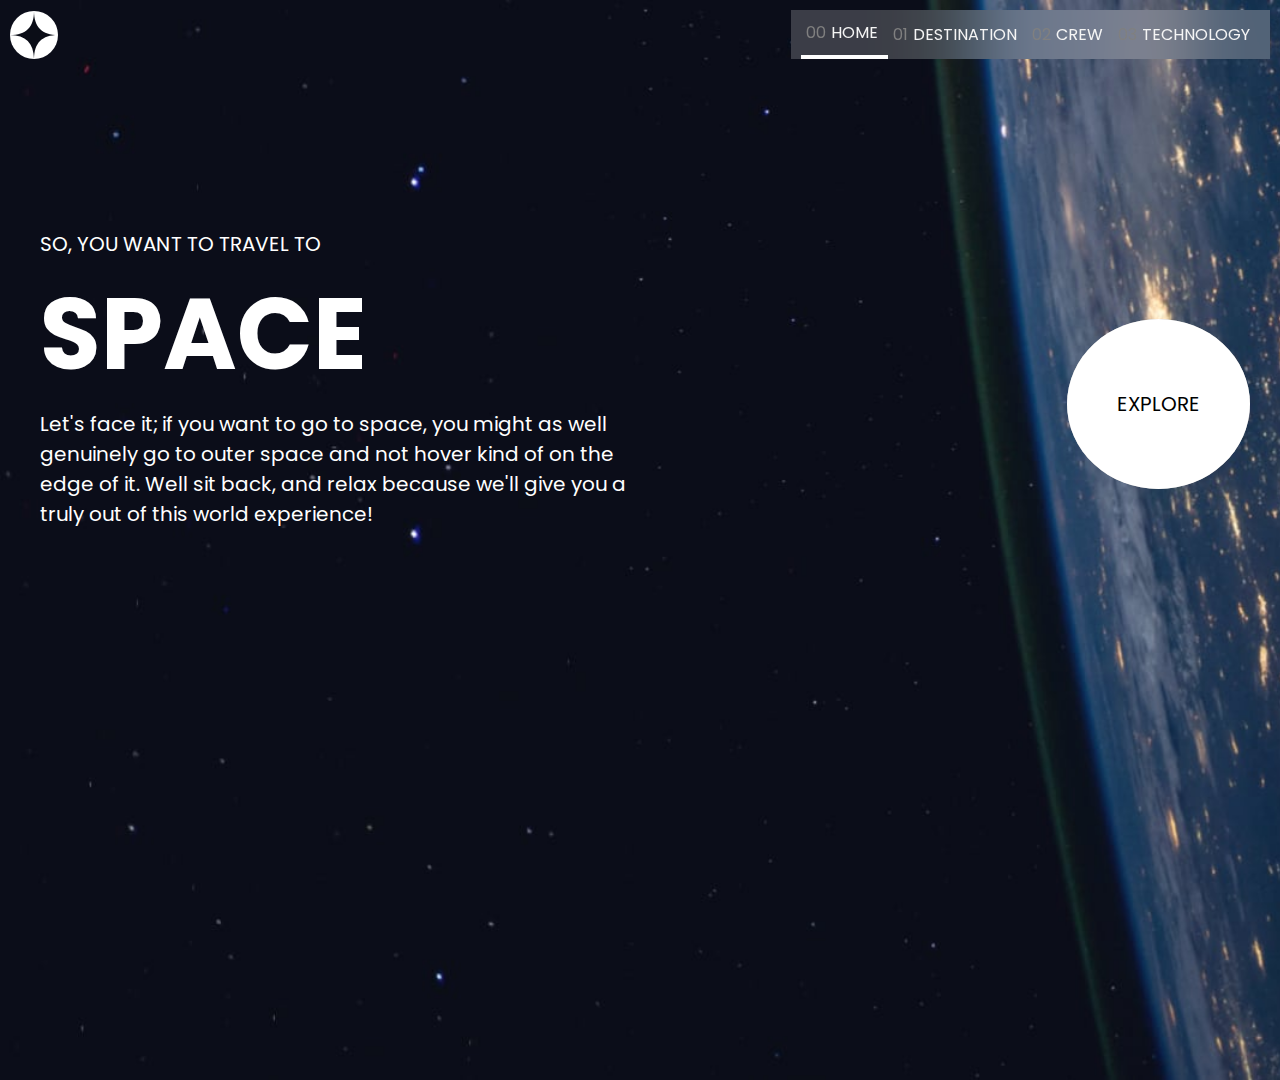
<file: index.html>
<!DOCTYPE html>
<html lang="en">

<head>
    <meta charset="UTF-8">
    <meta http-equiv="X-UA-Compatible" content="IE=edge">
    <meta name="viewport" content="width=device-width, initial-scale=1.0">
    <title>Document</title>
    <link rel="stylesheet" href="style.css">
    <script src="app.js" defer></script>
</head>

<body>

    <nav>
        <img src="./assets/shared/logo.svg">

        <div class="hamburger">
            <img src="./assets/shared/icon-hamburger.svg">
        </div>


        <div class="navbar">

            <span class="headerlink"><number>00</number> <a href="#"><p>HOME</p></a></span>
            <span><number>01</number> <a href="destination.html"><p>DESTINATION</p></a></span>
            <span><number>02</number> <a href="crew.html"><p>CREW</p></a></span>
            <span><number>03</number> <a href="techno.html"><p>TECHNOLOGY</p></a></span>
           
        </div>

        <div class="overlay">
            <div class="close">
                <img src="./assets/shared/icon-close.svg">

                <span class="headerlink"><number>00</number> <a href="#"><p>HOME</p></a></span>
            <span><number>01</number> <a href="destination.html"><p>DESTINATION</p></a></span>
            <span><number>02</number> <a href="crew.html"><p>CREW</p></a></span>
            <span><number>03</number> <a href="techno.html"><p>TECHNOLOGY</p></a></span>
            </div>
        </div>
    </nav>

    <div class="home tabcontent" id="home">

        <div class="homepage">

            <div>

                <p>SO, YOU WANT TO TRAVEL TO</p>
                <h1>SPACE</h1>

                <p>Let's face it; if you want to go to space, you might as well
                    genuinely go to outer space and not hover kind of on the edge
                    of it. Well sit back, and relax because we'll give you a truly
                    out of this world experience!
                </p>
            </div>

            <div class="explore">
                <a class="explorebtn" href="destination.html">EXPLORE</a>
            </div>
        </div>
    </div>


</body>

</html>
</file>
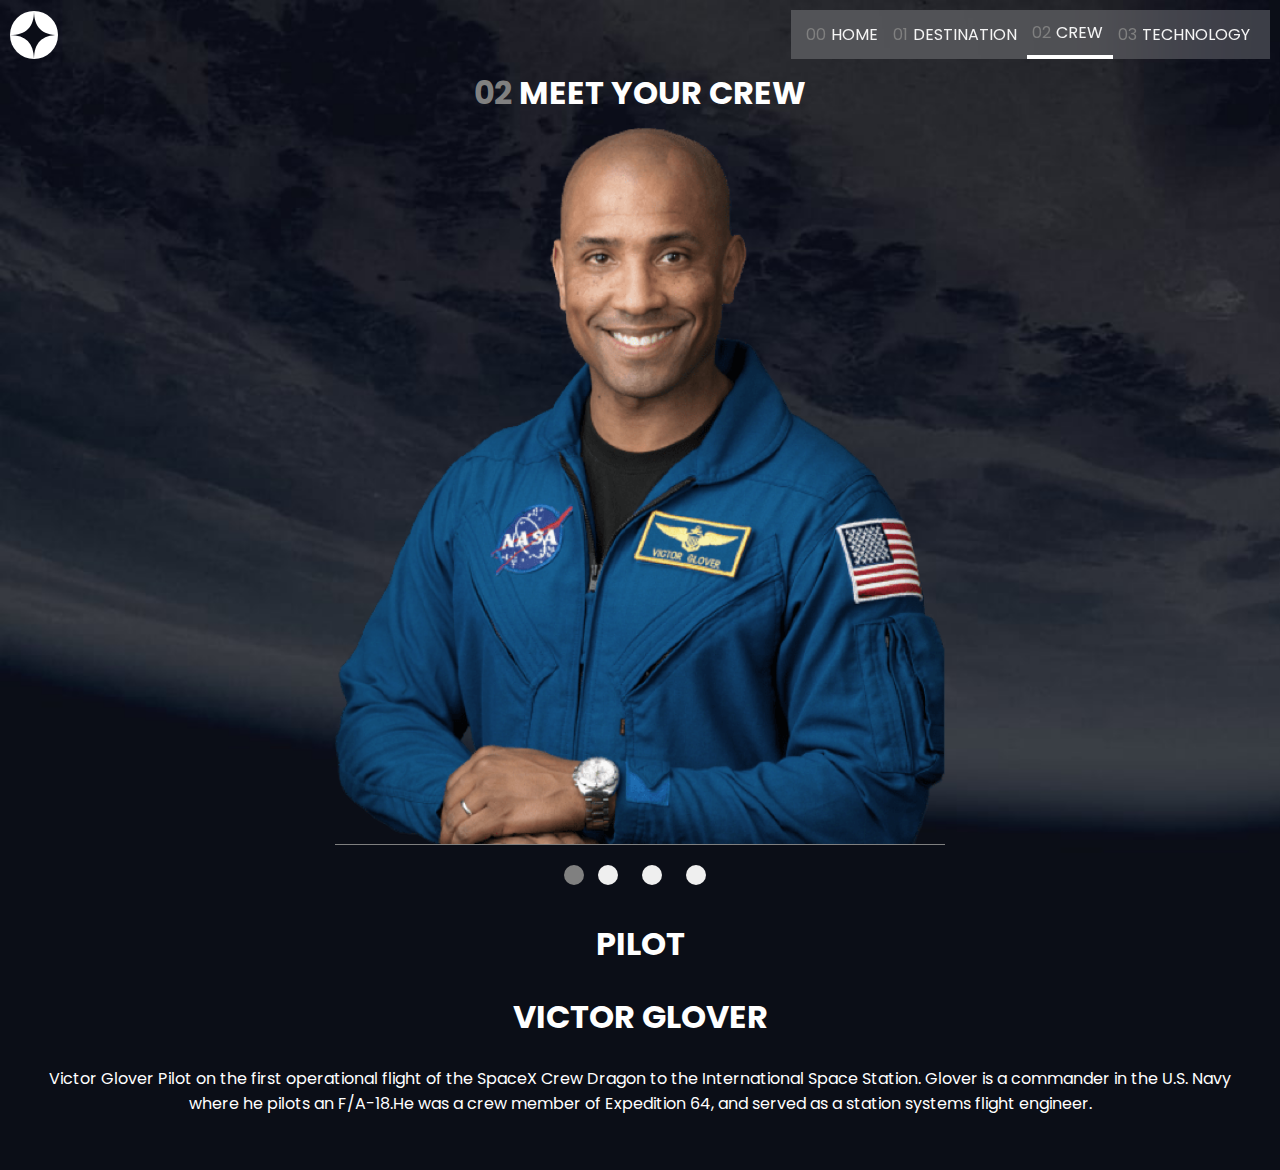
<file: crew.html>
<!DOCTYPE html>
<html lang="en">
<head>
    <meta charset="UTF-8">
    <meta http-equiv="X-UA-Compatible" content="IE=edge">
    <meta name="viewport" content="width=device-width, initial-scale=1.0">
    <title>Document</title>
    <link rel="stylesheet" href="style.css">
    <script src="app.js" defer></script>
</head>
<body>

    <nav>
        <img src="./assets/shared/logo.svg">

        <div class="hamburger">
            <img src="./assets/shared/icon-hamburger.svg">
        </div>


        <div class="navbar">

            <span><number>00</number> <a href="index.html"><p>HOME</p></a></span>
            <span><number>01</number> <a href="destination.html"><p>DESTINATION</p></a></span>
            <span class="headerlink"><number>02</number> <a href="crew.html"><p>CREW</p></a></span>
            <span><number>03</number> <a href="techno.html"><p>TECHNOLOGY</p></a></span>
           
        </div>

        <div class="overlay">
            <div class="close">
                <img src="./assets/shared/icon-close.svg">

                <span><number>00</number> <a href="index.html"><p>HOME</p></a></span>
            <span><number>01</number> <a href="destination.html"><p>DESTINATION</p></a></span>
            <span class="headerlink"><number>02</number> <a href="crew.html"><p>CREW</p></a></span>
            <span><number>03</number> <a href="techno.html"><p>TECHNOLOGY</p></a></span>
           
            </div>
        </div>
    </nav>

    <div class="crew tabcontent" id="crew">

        <h1 class="crewintro"><span class="number">02</span> MEET YOUR CREW</h1>

        <div class="flex flex2">

            <div class="tabimg tabswitch" id="firstcrewimg">

                <img class="img2" src="./assets/crew/image-victor-glover.png">
            </div>


            <div class="tabimg tabswitch" id="secondcrewimg">

                <img class="img2" src="./assets/crew/image-mark-shuttleworth.png">

            </div>



            <div class="tabimg tabswitch" id="thirdcrewimg">

                <img class="img2" src="./assets/crew/image-douglas-hurley.png">

            </div>



            <div class="tabimg tabswitch" id="fourthcrewimg">

                <img class="img2" src="./assets/crew/image-anousheh-ansari.png">

            </div>


            <div class="crewsection">

                <div>
                    <button class="tablinks" id="defaultOpen3" onclick="destiny(event, 'firstcrew'); des(event, 'firstcrewimg')"></button>
                    <button class="btn tablinks" onclick="destiny(event, 'secondcrew'); des(event, 'secondcrewimg')"></button>
                    <button class="btn tablinks" onclick="destiny(event, 'thirdcrew'); des(event, 'thirdcrewimg')"></button>
                    <button class="btn tablinks" onclick="destiny(event, 'fourthcrew'); des(event, 'fourthcrewimg')"></button>
                </div>

                <br>

                <div class="description tabcontent2" id="firstcrew">

                    <h1>PILOT</h1>
                    <br>
                    <h1>VICTOR GLOVER</h1>
                    <br>

                    <p>Victor Glover Pilot on the first operational flight of the SpaceX Crew Dragon to the
                        International
                        Space Station. Glover is a commander in the U.S. Navy where he pilots an F/A-18.He was a crew
                        member
                        of Expedition 64, and served as a station systems flight engineer. </p>
                    <br>


                </div>

                <div class="description tabcontent2" id="secondcrew">

                    <h1>SPECIALIST</h1>
                    <br>
                    <h1>MARK RICHARD SHUTTLEWORTH</h1>
                    <br>

                    <p>Mark Richard Shuttleworth is the founder and CEO of Canonical, the company behind the Linux-based
                        Ubuntu operating system. Shuttleworth became the first South African to travel to space as a
                        space
                        tourist. </p>
                    <br>


                </div>

                <div class="description tabcontent2" id="thirdcrew">

                    <h1>COMMANDER</h1>
                    <br>
                    <h1>DOUGLAS GERALD HURLEY</h1>
                    <br>

                    <p>Douglas Gerald Hurley is an American engineer, former Marine Corps pilot and former NASA
                        astronaut.
                        He launched into space for the third time as commander of Crew Dragon Demo-2. </p>
                    <br>


                </div>

                <div class="description tabcontent2" id="fourthcrew">

                    <h1>Flight Engineer</h1>
                    <br>
                    <h1>ANOUSHEH ANSARI</h1>
                    <br>

                    <p>Anousheh Ansari is an Iranian American engineer and co-founder of Prodea Systems. Ansari was the
                        fourth self-funded space tourist, the first self-funded woman to fly to the ISS, and the first
                        Iranian in space. </p>
                    <br>


                </div>

            </div>

        </div>

    </div>


    <script>

function destiny(evt, spacename){

var i, tabcontent,tablinks;

tabcontent = document.getElementsByClassName('tabcontent2');

for(i =0; i< tabcontent.length; i++){
    tabcontent[i].style.display="none";
}

tablinks = document.getElementsByClassName("tablinks");
for (i = 0; i < tablinks.length; i++) {
  tablinks[i].className = tablinks[i].className.replace(" active", "");
}

document.getElementById(spacename).style.display="block";
evt.currentTarget.className += " active";
}

function des(evt, spacename){

var i, tabcontent;

tabcontent = document.getElementsByClassName('tabswitch');

for(i =0; i< tabcontent.length; i++){
    tabcontent[i].style.display="none";
}

document.getElementById(spacename).style.display="flex";

}

document.getElementById("defaultOpen3").click();

    </script>
    
</body>
</html>
</file>
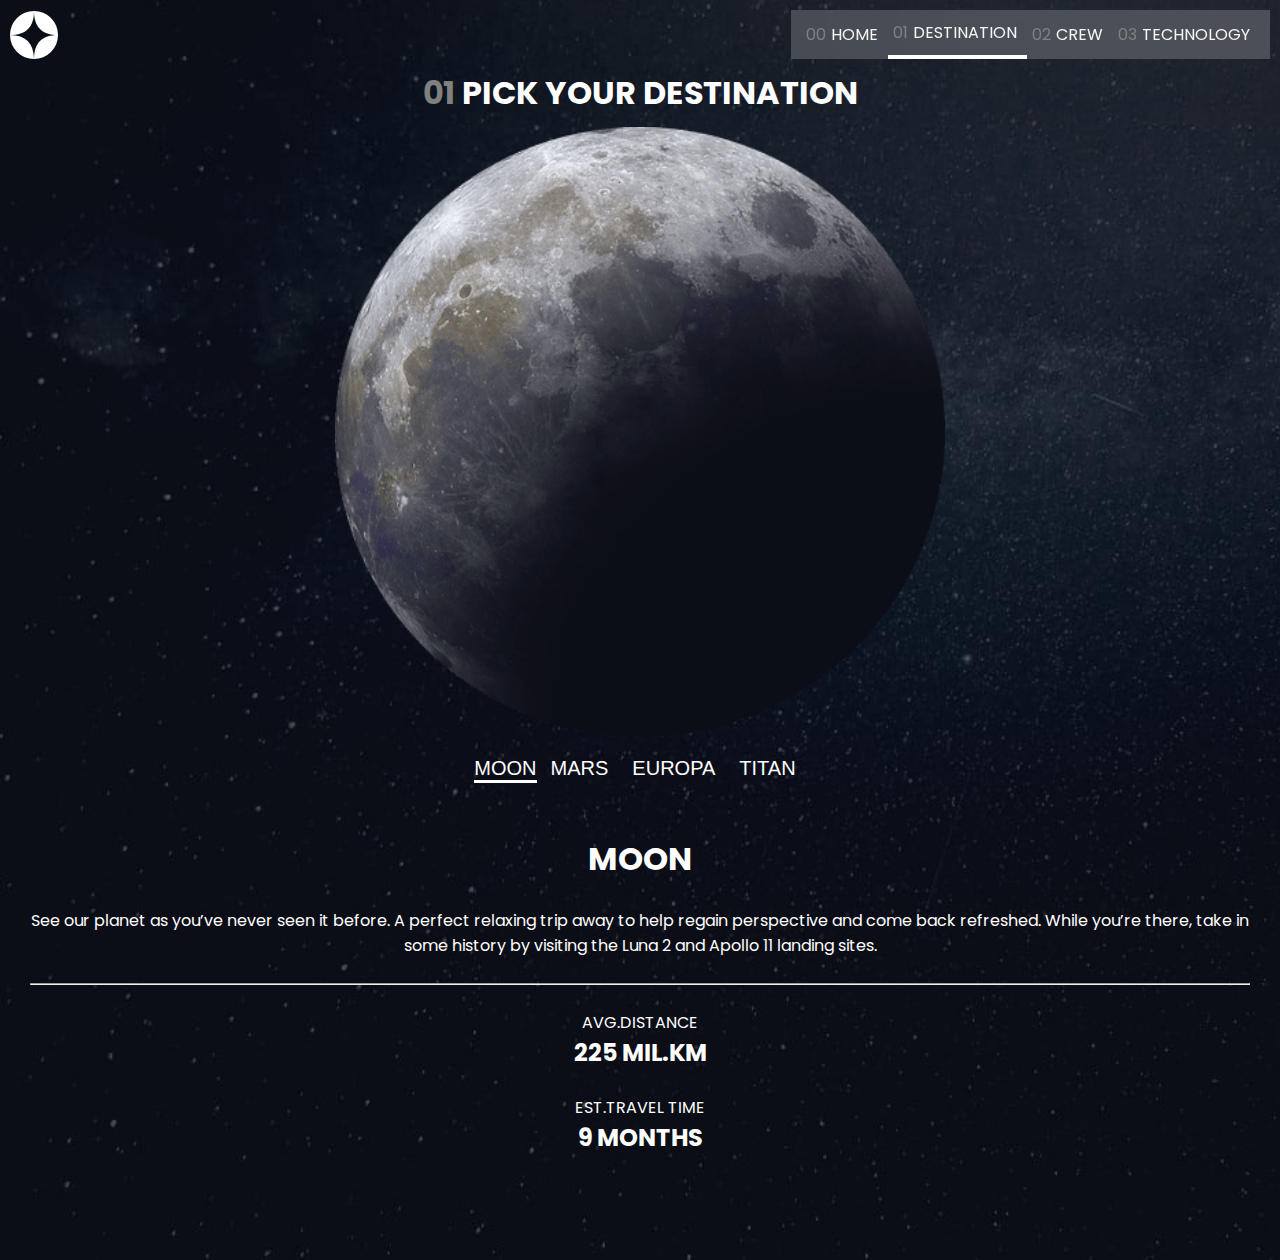
<file: destination.html>
<!DOCTYPE html>
<html lang="en">
<head>
    <meta charset="UTF-8">
    <meta http-equiv="X-UA-Compatible" content="IE=edge">
    <meta name="viewport" content="width=device-width, initial-scale=1.0">
    <title>Document</title>
    <link rel="stylesheet" href="style.css">
    <script src="app.js" defer></script>
</head>
<body>

    <nav>
        <img src="./assets/shared/logo.svg">

        <div class="hamburger">
            <img src="./assets/shared/icon-hamburger.svg">
        </div>


        <div class="navbar">

            <span><number>00</number> <a href="index.html"><p>HOME</p></a></span>
            <span class="headerlink"><number>01</number> <a href="destination.html"><p>DESTINATION</p></a></span>
            <span><number>02</number> <a href="crew.html"><p>CREW</p></a></span>
            <span><number>03</number> <a href="techno.html"><p>TECHNOLOGY</p></a></span>
           
           
        </div>

        <div class="overlay">
            <div class="close">
                <img src="./assets/shared/icon-close.svg">

                <span><number>00</number> <a href="index.html"><p>HOME</p></a></span>
                <span class="headerlink"><number>01</number> <a href="destination.html"><p>DESTINATION</p></a></span>
                <span><number>02</number> <a href="crew.html"><p>CREW</p></a></span>
                <span><number>03</number> <a href="techno.html"><p>TECHNOLOGY</p></a></span>
               
               
            </div>
        </div>
    </nav>


    <div class="tabcontent destination" id="destination">

        <h1><span class="number">01</span> PICK YOUR DESTINATION</h1>

        <div class="flex">

            <div class="tabimg tabswitch" id="Moonimg">

                <img class="img" src="./assets/destination/image-moon.png">

            </div>

            <div class="tabimg tabswitch" id="Marsimg">

                <img class="img" src="./assets/destination/image-mars.png">

            </div>

            <div class="tabimg tabswitch" id="Europaimg">

                <img class="img" src="./assets/destination/image-europa.png">

            </div>

            <div class="tabimg tabswitch" id="Titanimg">

                <img class="img" src="./assets/destination/image-titan.png">

            </div>


            <div class="descriptionsection">

                <div>
                    <button class="tablinks" id="defaultOpen2" onclick="destiny(event, 'Moon'); des(event, 'Moonimg')">MOON</button>
                    <button class="btn tablinks" onclick="destiny(event, 'Mars'); des(event, 'Marsimg')">MARS</button>
                    <button class="btn tablinks" onclick="destiny(event, 'Europa'); des(event, 'Europaimg')">EUROPA</button>
                    <button class="btn tablinks" onclick="destiny(event, 'Titan'); des(event, 'Titanimg')">TITAN</button>
                </div>

                <br>

                <div class="description tabcontent2" id="Moon">

                    <h1>MOON</h1>
                    <br>

                    <p>See our planet as you’ve never seen it before. A perfect relaxing trip away to help regain
                        perspective
                        and come back refreshed. While you’re there, take in some history by visiting the Luna 2 and
                        Apollo 11
                        landing sites.</p>
                    <br>

                    <hr>

                    <br>

                    <div class="planetinfo">

                        <div>
                            <p>AVG.DISTANCE</p>
                            <h2>225 MIL.KM</h2>
                        </div>

                        <br>

                        <div class="secondinfo">
                            <p>EST.TRAVEL TIME</p>
                            <h2>9 MONTHS</h2>
                        </div>

                    </div>

                </div>

                <div class="description tabcontent2" id="Mars">

                    <h1>MARS</h1>
                    <br>

                    <p>Don’t forget to pack your hiking boots. You’ll need them to tackle Olympus Mons, the tallest
                        planetary mountain in our solar system. It’s two and a half times the size of Everest!</p>
                    <br>

                    <hr>

                    <br>

                    <div class="planetinfo">

                        <div>
                            <p>AVG.DISTANCE</p>
                            <h2>225 MIL.KM</h2>
                        </div>

                        <br>

                        <div  class="secondinfo">
                            <p>EST.TRAVEL TIME</p>
                            <h2>9 MONTHS</h2>
                        </div>

                    </div>

                </div>


                <div class="description tabcontent2" id="Europa">

                    <h1>EUROPA</h1>
                    <br>

                    <p>The smallest of the four Galilean moons orbiting Jupiter, Europa is a winter lover’s
                        dream. With an icy surface, it’s perfect for a bit of ice skating, curling, hockey, or simple
                        relaxation in your snug wintery cabin. </p>
                    <br>

                    <hr>

                    <br>

                    <div class="planetinfo">

                        <div>
                            <p>AVG.DISTANCE</p>
                            <h2>628 MIL.KM</h2>
                        </div>

                        <br>

                        <div  class="secondinfo">
                            <p>EST.TRAVEL TIME</p>
                            <h2>3 years</h2>
                        </div>

                    </div>

                </div>


                <div class="description tabcontent2" id="Titan">

                    <h1>TITAN</h1>
                    <br>

                    <p> The only moon known to have a dense atmosphere other than Earth, Titan is a home away from home
                        (just a few hundred degrees colder!). As a bonus, you get striking views of the Rings of Saturn.
                    </p>
                    <br>

                    <hr>

                    <br>

                    <div class="planetinfo">

                        <div>
                            <p>AVG.DISTANCE</p>
                            <h2>1.6 BIL.KM</h2>
                        </div>

                        <br>

                        <div  class="secondinfo">
                            <p>EST.TRAVEL TIME</p>
                            <h2>7 years</h2>
                        </div>

                    </div>

                </div>

            </div>

        </div>

    </div>


    <script>

function destiny(evt, spacename){

var i, tabcontent,tablinks;

tabcontent = document.getElementsByClassName('tabcontent2');

for(i =0; i< tabcontent.length; i++){
    tabcontent[i].style.display="none";
}

tablinks = document.getElementsByClassName("tablinks");
for (i = 0; i < tablinks.length; i++) {
  tablinks[i].className = tablinks[i].className.replace(" active", "");
}

document.getElementById(spacename).style.display="block";
evt.currentTarget.className += " active";
}

function des(evt, spacename){

var i, tabcontent;

tabcontent = document.getElementsByClassName('tabswitch');

for(i =0; i< tabcontent.length; i++){
    tabcontent[i].style.display="none";
}

document.getElementById(spacename).style.display="flex";

}

document.getElementById("defaultOpen2").click();

    </script>
    
</body>
</html>
</file>
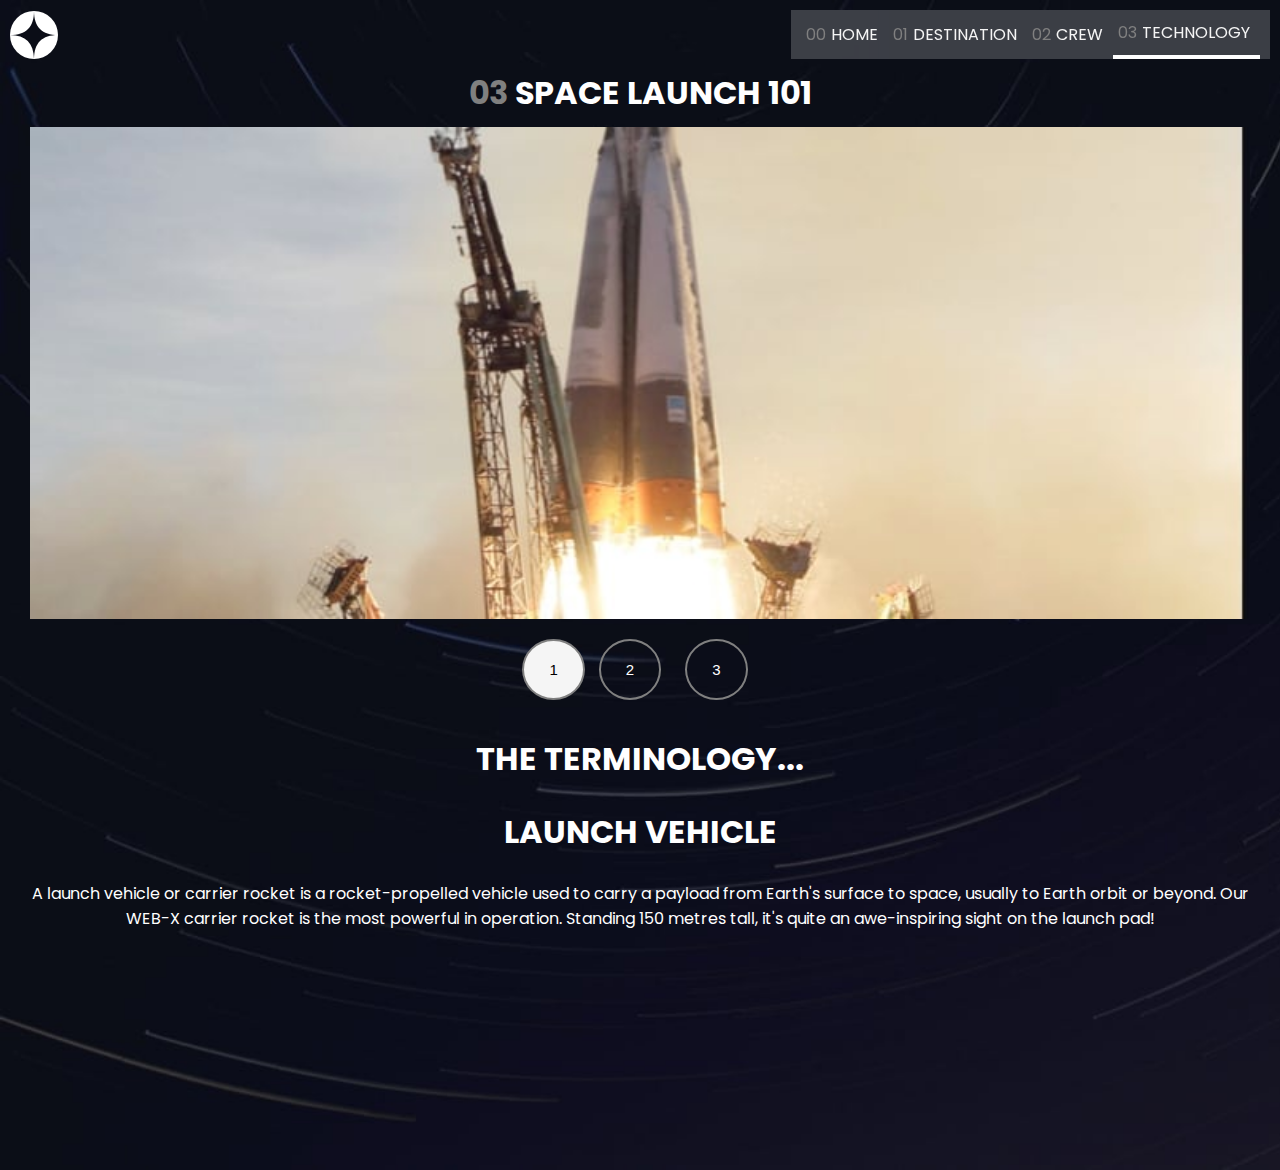
<file: techno.html>
<!DOCTYPE html>
<html lang="en">
<head>
    <meta charset="UTF-8">
    <meta http-equiv="X-UA-Compatible" content="IE=edge">
    <meta name="viewport" content="width=device-width, initial-scale=1.0">
    <title>Document</title>
    <link rel="stylesheet" href="style.css">
    <script src="app.js" defer></script>
</head>
<body>

    <nav>
        <img src="./assets/shared/logo.svg">

        <div class="hamburger">
            <img src="./assets/shared/icon-hamburger.svg">
        </div>


        <div class="navbar">

            <span><number>00</number> <a href="index.html"><p>HOME</p></a></span>
            <span><number>01</number> <a href="destination.html"><p>DESTINATION</p></a></span>
            <span><number>02</number> <a href="crew.html"><p>CREW</p></a></span>
            <span class="headerlink"><number>03</number> <a href="techno.html"><p>TECHNOLOGY</p></a></span>
           
           
        </div>

        <div class="overlay">
            <div class="close">
                <img src="./assets/shared/icon-close.svg">
                <span><number>00</number> <a href="index.html"><p>HOME</p></a></span>
                <span><number>01</number> <a href="destination.html"><p>DESTINATION</p></a></span>
                <span><number>02</number> <a href="crew.html"><p>CREW</p></a></span>
                <span class="headerlink"><number>03</number> <a href="techno.html"><p>TECHNOLOGY</p></a></span>
               
               
            </div>
        </div>
    </nav>

    <div class="technology tabcontent" id="technology">

        <h1 class="technointro"><span class="number">03</span> SPACE LAUNCH 101</h1>

        <div class="flex flex3">

            <div class="tabimg tabswitch" id="firstlaunchimg">

                <img class="mobileimg" src="./assets/technology/image-launch-vehicle-landscape.jpg">
                <img class="desktopimg" src="./assets/technology/image-launch-vehicle-portrait.jpg">

            </div>


            <div class="tabimg tabswitch" id="secondlaunchimg">

                <img class="mobileimg" src="./assets/technology/image-space-capsule-landscape.jpg">
                <img class="desktopimg" src="./assets/technology/image-space-capsule-portrait.jpg">

            </div>



            <div class="tabimg tabswitch" id="thirdlaunchimg">

                <img class="mobileimg" src="./assets/technology/image-spaceport-landscape.jpg">
                <img class="desktopimg" src="./assets/technology/image-spaceport-portrait.jpg">

            </div>




            <div class="technosection">

                <div class="technologybtn">
                    <button class="tablinks" id="defaultOpen3" onclick="destiny(event, 'firstlaunch'); des(event, 'firstlaunchimg')">1</button>
                    <button class="btn tablinks" onclick="destiny(event, 'secondlaunch'); des(event, 'secondlaunchimg')">2</button>
                    <button class="btn tablinks" onclick="destiny(event, 'thirdlaunch'); des(event, 'thirdlaunchimg')">3</button>
                </div>

                <br>

                <div class="description tabcontent2" id="firstlaunch">

                    <h1>THE TERMINOLOGY... </h1>
                    <br>
                    <h1>LAUNCH VEHICLE</h1>
                    <br>

                    <p>A launch vehicle or carrier rocket is a rocket-propelled vehicle used to carry a payload from
                        Earth's surface to space, usually to Earth orbit or beyond. Our WEB-X carrier rocket is the most
                        powerful in operation. Standing 150 metres tall, it's quite an awe-inspiring sight on the launch
                        pad! </p>
                    <br>


                </div>

                <div class="description tabcontent2" id="secondlaunch">

                    <h1>THE TERMINOLOGY...</h1>
                    <br>
                    <h1>SPACE CAPSULE</h1>
                    <br>

                    <p>A space capsule is an often-crewed spacecraft that uses a blunt-body reentry capsule to reenter
                        the Earth's atmosphere without wings. Our capsule is where you'll spend your time during the
                        flight. It includes a space gym, cinema, and plenty of other activities to keep you entertained.
                    </p>
                    <br>


                </div>

                <div class="description tabcontent2" id="thirdlaunch">

                    <h1>THE TERMINOLOGY...</h1>
                    <br>
                    <h1>SPACEPORT</h1>
                    <br>

                    <p>A spaceport or cosmodrome is a site for launching (or receiving) spacecraft, by analogy to the
                        seaport for ships or airport for aircraft. Based in the famous Cape Canaveral, our spaceport is
                        ideally situated to take advantage of the Earth’s rotation for launch. </p>
                    <br>


                </div>

            </div>


        </div>

    

    <script>

function destiny(evt, spacename){

var i, tabcontent,tablinks;

tabcontent = document.getElementsByClassName('tabcontent2');

for(i =0; i< tabcontent.length; i++){
    tabcontent[i].style.display="none";
}

tablinks = document.getElementsByClassName("tablinks");
for (i = 0; i < tablinks.length; i++) {
  tablinks[i].className = tablinks[i].className.replace(" active", "");
}

document.getElementById(spacename).style.display="block";
evt.currentTarget.className += " active";
}

function des(evt, spacename){

var i, tabcontent;

tabcontent = document.getElementsByClassName('tabswitch');

for(i =0; i< tabcontent.length; i++){
    tabcontent[i].style.display="none";
}

document.getElementById(spacename).style.display="flex";

}

document.getElementById("defaultOpen3").click();

    </script>
</body>
</html>
</file>
<file: style.css>
@import url('https://fonts.googleapis.com/css2?family=Poppins:wght@100&display=swap');
*{
    box-sizing: border-box;
    padding:0;
    margin:0;
}
body{
    color:white;
    overflow-x:hidden ;
    font-family: 'Poppins', sans-serif;
}

/*Navbar*/
.navbar{
    display:none;
}
nav{
    display:flex;
    justify-content: space-between;
    align-items: center;
    padding:10px;
}
.overlay{
    position: fixed;
    width:50%;
    height:100%;
    right:0;
    top:0;
    display: flex;
    flex-direction: column;
    text-align: center;
    opacity:0;
    padding:100px 0;
    transition:1s all;
    pointer-events: none;
    z-index:100;
   background:hsl(0 0% 30%);
}
.overlay.show{
    opacity: 1;
    pointer-events: auto;
}
@supports (backdrop-filter: blur(1rem)){
    .overlay{
        background:rgba(255,255,255,0.1);
        backdrop-filter: blur(2rem);
    }
}
number{
    color:grey;
}
.overlay span{
    display:flex;
    margin:20px auto;
    justify-content: center;
}
.overlay p{
    margin:auto 5px;
    color: white;
}
.close img{
    position: absolute;
    top:10px;
    right:10px;
}
/*Homepage*/
.home{
  text-align: center;
  color:white;
  padding:10px;
  margin: 50px auto;
  display:flex;
  flex-direction: column;
}
.home::after{
    content:'';
    background-image:url('./assets/home/background-home-mobile.jpg');
    position: absolute;
    width:100%;
    height:100vh;
    top:0;
    background-size: cover;
    right:0;
    z-index:-1;
}
.home button{
    padding:70px 50px;
    font-size: 20px;
    margin:100px auto;
    border-radius: 50%;
}
.homepage h1{
    font-size: 60px;
}
button{
    border:none;
}

/*Destination*/
.destination::after{
    content:'';
    background-image:url('./assets/destination/background-destination-mobile.jpg');
    position: absolute;
    width:100%;
    height:110vh;
    top:0;
    background-size: cover;
    right:0;
    z-index:-1;
}
.destination{
    text-align: center;
overflow: auto;
}
.img{
    width:50%;
}

.destination button{
    background:transparent;
    color:white;
    font-size: 20px;
}
.btn{
    margin:10px;
}
.tabimg{
    display:flex;
    justify-content: center;
    position: relative;
    
}
.flex > div{
    margin: 10px auto;
    padding:0 20px;
}

.descriptionsection > div{
    margin: 10px auto;
}



/*Crew*/
.crew::after{
    content:'';
    background-image:url('./assets/crew/background-crew-mobile.jpg');
    position: absolute;
    width:100%;
    height:110vh;
    top:0;
    background-size: cover;
    right:0;
    z-index:-1;
}
.crew{
    text-align: center;
}
.img2{
width:40%;
}
.crew .img2{
    border-bottom: 1px solid grey;
}
.crew button{
padding:10px;
border-radius: 50%;
}

/*Technology*/
.technology::after{
    content:'';
    background-image:url('./assets/technology/background-technology-mobile.jpg');
    position: absolute;
    width:100%;
    height:110vh;
    top:0;
    background-size: cover;
    right:0;
    z-index:-1;
}
.technology{
    text-align: center;
}
.technology img{
    width:100%;
}
.technology button{
    border:2px solid grey;
    background-color: transparent;
    padding:20px 25px;
    border-radius: 50%;
    color:white;
    font-size: 15px;
}
.desktopimg{
    display: none;
}
.mobileimg{
    display: block;
}

.descriptionsection button.active{
    border-bottom:3px solid white;
 }

 .tabcontent2{
     display:none;
 }

 a{
text-decoration: none;
color:grey;
 }
nav span{
    color:grey;
}
.crewsection button.active{
    background:grey;
}
.technologybtn button.active{
    background:whitesmoke;
    color:black;
}
.headerlink{
    border-bottom: 4px solid white;
}
.number{
    color:grey;
}
button:hover, nav p:hover{
    cursor: pointer;
   color:black;
}

.homepage{
    z-index:1;
    position: relative;
}
.explore{
    margin-top:50px;
    display: flex;
    align-items: center;
    justify-content: center;
}
.explorebtn{
    background:white;
    padding:70px 50px;
    border-radius: 50%;
    color: black;
    position: relative;
    font-size: 20px;
}
.explorebtn::after{
    content: '';
    background:hsl(0 0% 70%);
    width:100%;
    height:100%;
   border-radius: 50%;
    z-index:-1;
    top:0;
    right:0;
    position: absolute;
}

.explorebtn:hover::after{
    animation:scale 5s linear infinite;
}

@keyframes scale{
    0%{
        transform: scale(0);
    }
    25%{
transform: scale(1.5);
    }
    50%{
        transform: scale(0);
    }
    75%{
transform: scale(1.5);
    }
    100%{
transform: scale(0);
    }
}
.tabcontent{
padding:0 10px
}

@media screen and (max-height:700px){
    .destination::after{
        height:150vh;
    }
    .technology::after{
        height: 130vh;
    }
}

@media screen and (min-width:720px){
    .home::after{
        height:120vh;
        background-image:url('./assets/home/background-home-tablet.jpg');
    }
    .destination::after{
        height:140vh;
        background-image:url('./assets/destination/background-destination-tablet.jpg');
    }
    .crew::after{
        height:130vh;
        background-image:url('./assets/crew/background-crew-tablet.jpg');
    }
    .technology::after{
        height:130vh;
        background-image:url('./assets/technology/background-technology-tablet.jpg');
    }
    .hamburger{
        display:none;
    }
    .navbar{
        display:flex;
        position: relative;
        z-index:1;
        background:hsl(230 35% 10%);
        padding:0 10px;
    }
    @supports (backdrop-filter: blur(1rem)){
        .navbar{
            background:rgba(255, 255, 255, 0.2);
            backdrop-filter: blur(2rem);
        }
        }
    .navbar span{
        display:flex;
        padding:10px 5px;
        align-items: center;
    }
    .navbar p{
        margin:auto 5px;
        color:whitesmoke;
    }
}

@media screen and (min-height:1024px){
    .destination,.crew,.technology{
        display:flex;
        align-items: center;
        flex-direction: column;
        height:100vh;
        justify-content: center;
    }
}
@media screen and (min-width:1020px){
    .homepage{
        display:flex;
        align-items: center;
        flex-direction: row;
        text-align: left;
        justify-content: space-between;
    }
    .homepage div:nth-child(1){
        width:50%;
        padding:10px;
        font-size: 20px;
    }

    .home div h1{
        font-size: 100px;
    }
    .homepage{
    margin-top:100px;
    padding:0 20px;
    }
    .home::after{
        background-image:url('./assets/home/background-home-desktop.jpg');
    }
    .destination::after{
        background-image:url('./assets/destination/background-destination-desktop.jpg');
    }
    .crew::after{
        background-image:url('./assets/crew/background-crew-desktop.jpg');
    }
    .technology::after{
        background-image:url('./assets/technology/background-technology-desktop.jpg');
    }
    
    .img2{
        width:50%;
    }

}

@media screen and (min-width:1440px){
    .flex{
        display: flex;
        flex-direction: row;
        justify-content: space-between;
        text-align: left;
        width:100%;
        margin-top:100px;
    }
    .flex2{
        flex-direction: row-reverse;
        align-items: center;
    }
    .flex3{
        flex-direction: row-reverse;
    }
    .descriptionsection{
        width:50%;
        font-size: 20px;
    }
    .crewsection{
        display:flex;
        flex-direction: column-reverse;
        height:40%;
        width:50%;
        }
    .destination{
        text-align: left;
        margin:50px;
    }
    .destination img{
        width:100%;
    }
    .planetinfo{
        justify-content:flex-start;
        text-align: center;
        display: flex;
    }
    .secondinfo{
        margin:auto 150px;
    }
    .crew{
        text-align: left;
    }
    .crewintro{
        margin:40px 50px;
    }
    .desktopimg{
        display: block;
    }
.mobileimg{
    display: none;
}
.technology{
    text-align: left;
}
.technosection{
    display: flex;
    width:50%;
    align-items: center;
}
.technology img{
    width:90%;
}
.technologybtn{
    display: flex;
    flex-direction: column;
    align-items: center;
    margin:auto 20px;
}
.technointro{
    margin:auto 100px;
}
.img2{
    width:70%;
}
.navbar span{
    padding:20px 10px;
    font-size: 20px;
}
.navbar::after{
    content:'';
    background:grey;
    position: absolute;
    height:1px;
    width:100%;
    top:30px;
    left:-600px;
    z-index:-1;
        }
        .destination::after{
            height:120vh;
            
        }
        .crew::after{
            height:120vh;
        }
        .technology::after{
            height:120vh;
        }
        .homepage{
            align-items: center;
            justify-content: space-between;
            padding:0 100px;
        }
        .tabcontent{
            padding:0;
        }
        .homepage{
            margin:50px;
        }
        .homepage div:nth-child(1){
            width:40%;
            padding:10px;
            font-size: 20px;
        }
        .technology .tabimg{
            position: relative;
            left:100px;
        }
        body{
            overflow-x: hidden;
        }
}
</file>
